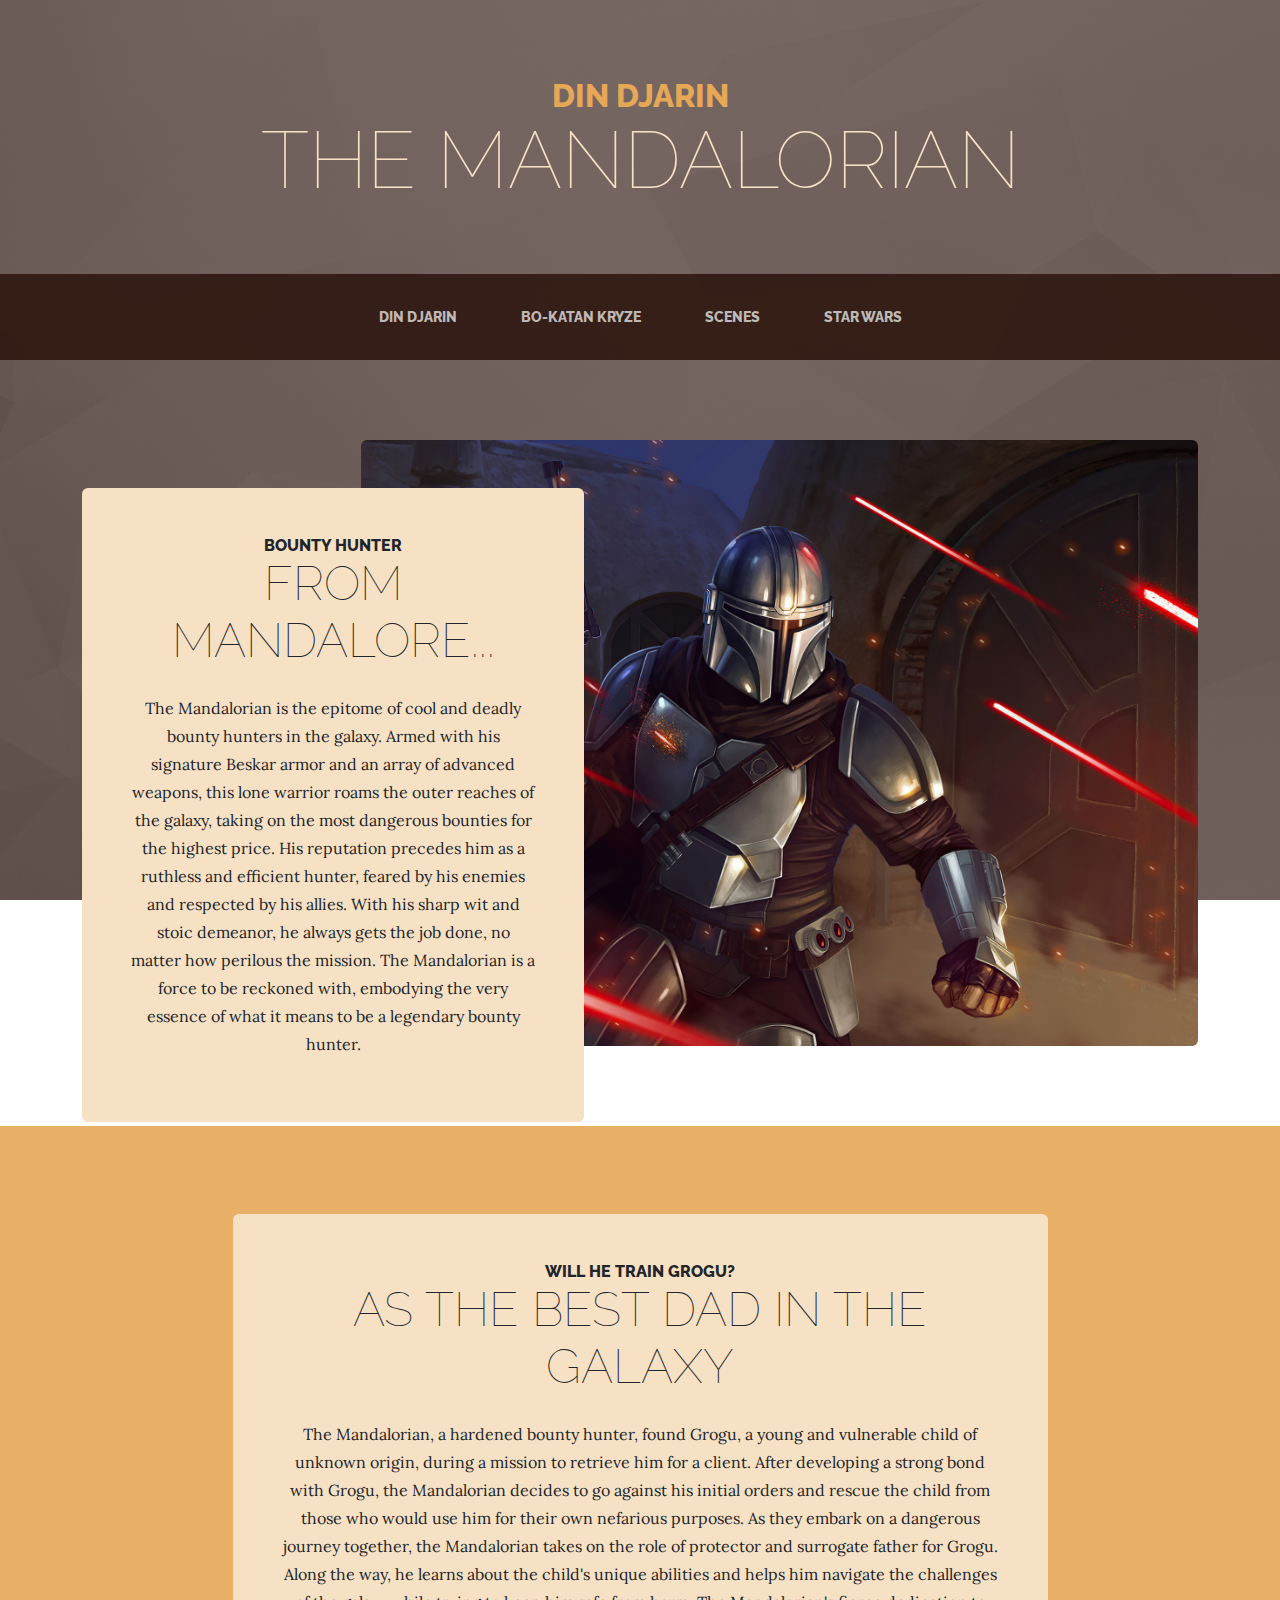
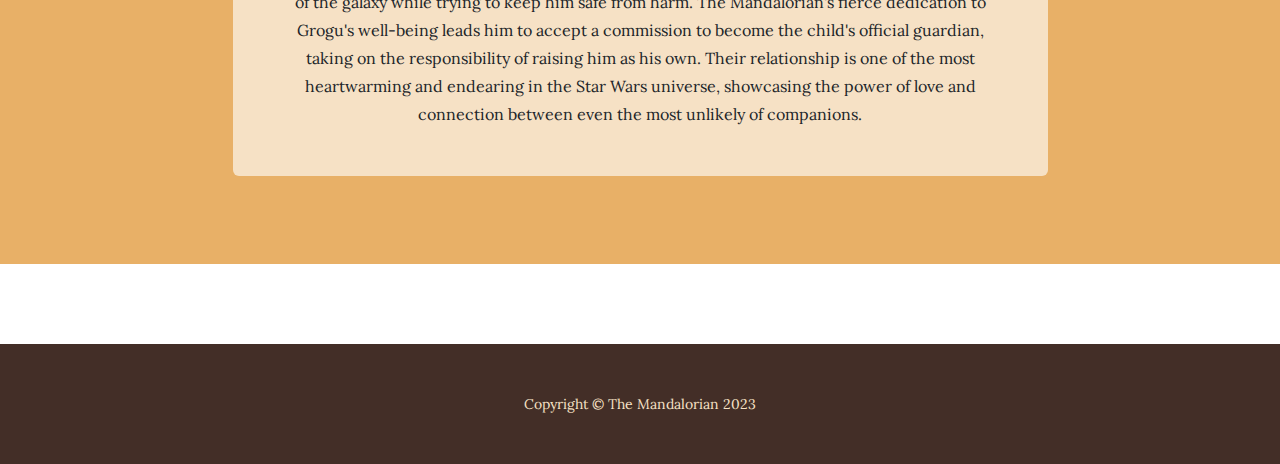
<file: index.html>
<!DOCTYPE html>
<html lang="en">
    <head>
        <meta charset="utf-8" />
        <meta name="viewport" content="width=device-width, initial-scale=1, shrink-to-fit=no" />
        <meta name="description" content="" />
        <meta name="author" content="" />
        <title>The Mandalorian</title>
        <link rel="icon" type="image/x-icon" href="assets/img/intro.jpg" />
        <!-- Google fonts-->
        <link href="https://fonts.googleapis.com/css?family=Raleway:100,100i,200,200i,300,300i,400,400i,500,500i,600,600i,700,700i,800,800i,900,900i" rel="stylesheet" />
        <link href="https://fonts.googleapis.com/css?family=Lora:400,400i,700,700i" rel="stylesheet" />
        <!-- Core theme CSS (includes Bootstrap)-->
        <link href="css/styles.css" rel="stylesheet" />
    </head>
    <body>
        <header>
            <h1 class="site-heading text-center text-faded d-none d-lg-block">
                <span class="site-heading-upper text-primary mb-3">Din Djarin</span>
                <span class="site-heading-lower">The Mandalorian</span>
            </h1>
        </header>
        <!-- Navigation-->
        <nav class="navbar navbar-expand-lg navbar-dark py-lg-4" id="mainNav">
            <div class="container">
                <a class="navbar-brand text-uppercase fw-bold d-lg-none" href="index.html">Far Reaches of the Galaxy</a>
                <button class="navbar-toggler" type="button" data-bs-toggle="collapse" data-bs-target="#navbarSupportedContent" aria-controls="navbarSupportedContent" aria-expanded="false" aria-label="Toggle navigation"><span class="navbar-toggler-icon"></span></button>
                <div class="collapse navbar-collapse" id="navbarSupportedContent">
                    <ul class="navbar-nav mx-auto">
                        <li class="nav-item px-lg-4"><a class="nav-link text-uppercase" href="index.html">Din Djarin</a></li>
                        <li class="nav-item px-lg-4"><a class="nav-link text-uppercase" href="about.html">Bo-Katan Kryze</a></li>
                        <li class="nav-item px-lg-4"><a class="nav-link text-uppercase" href="products.html">Scenes</a></li>
                        <li class="nav-item px-lg-4"><a class="nav-link text-uppercase" href="store.html">Star Wars</a></li>
                    </ul>
                </div>
            </div>
        </nav>
        <section class="page-section clearfix">
            <div class="container">
                <div class="intro">
                    <img class="intro-img img-fluid mb-3 mb-lg-0 rounded" src="assets/img/intro.jpg" alt="..." />
                    <div class="intro-text left-0 text-center bg-faded p-5 rounded">
                        <h2 class="section-heading mb-4">
                            <span class="section-heading-upper">Bounty Hunter</span>
                            <span class="section-heading-lower">From Mandalore...</span>
                        </h2>
                        <p class="mb-3">The Mandalorian is the epitome of cool and deadly bounty hunters in the galaxy. Armed with his signature Beskar armor and an array of advanced weapons, this lone warrior roams the outer reaches of the galaxy, taking on the most dangerous bounties for the highest price. His reputation precedes him as a ruthless and efficient hunter, feared by his enemies and respected by his allies. With his sharp wit and stoic demeanor, he always gets the job done, no matter how perilous the mission. The Mandalorian is a force to be reckoned with, embodying the very essence of what it means to be a legendary bounty hunter.</p>

                </div>
            </div>
        </section>
        <section class="page-section cta">
            <div class="container">
                <div class="row">
                    <div class="col-xl-9 mx-auto">
                        <div class="cta-inner bg-faded text-center rounded">
                            <h2 class="section-heading mb-4">
                                <span class="section-heading-upper">Will he train Grogu?</span>
                                <span class="section-heading-lower">As the best dad in the Galaxy</span>
                            </h2>
                            <p class="mb-0">The Mandalorian, a hardened bounty hunter, found Grogu, a young and vulnerable child of unknown origin, during a mission to retrieve him for a client. After developing a strong bond with Grogu, the Mandalorian decides to go against his initial orders and rescue the child from those who would use him for their own nefarious purposes. As they embark on a dangerous journey together, the Mandalorian takes on the role of protector and surrogate father for Grogu. Along the way, he learns about the child's unique abilities and helps him navigate the challenges of the galaxy while trying to keep him safe from harm. The Mandalorian's fierce dedication to Grogu's well-being leads him to accept a commission to become the child's official guardian, taking on the responsibility of raising him as his own. Their relationship is one of the most heartwarming and endearing in the Star Wars universe, showcasing the power of love and connection between even the most unlikely of companions.</p>
                        </div>
                    </div>
                </div>
            </div>
        </section>
        <footer class="footer text-faded text-center py-5">
            <div class="container"><p class="m-0 small">Copyright &copy; The Mandalorian 2023</p></div>
        </footer>
        <!-- Bootstrap core JS-->
        <script src="https://cdn.jsdelivr.net/npm/bootstrap@5.2.3/dist/js/bootstrap.bundle.min.js"></script>
        <!-- Core theme JS-->
        <script src="js/scripts.js"></script>
    </body>
</html>
</file>
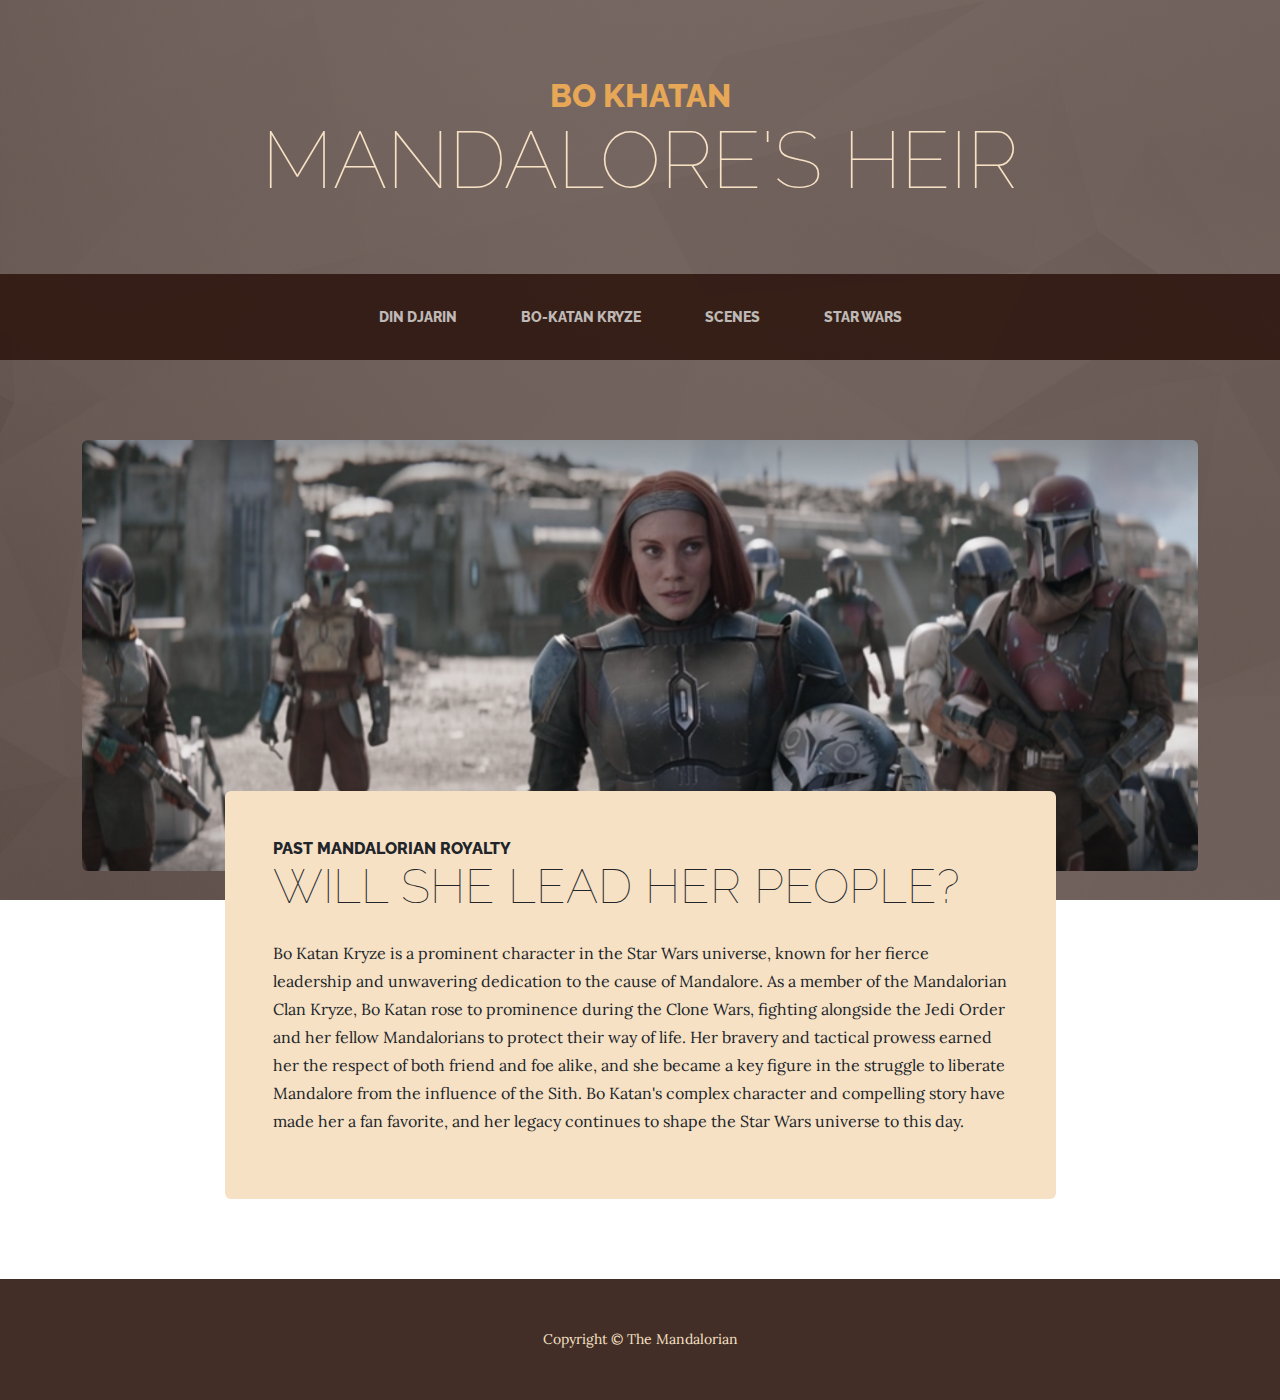
<file: about.html>
<!DOCTYPE html>
<html lang="en">
<head>
    <meta charset="utf-8" />
    <meta name="viewport" content="width=device-width, initial-scale=1, shrink-to-fit=no" />
    <meta name="description" content="" />
    <meta name="author" content="" />
    <title>Business Casual - Start Bootstrap Theme</title>
    <link rel="icon" type="image/x-icon" href="assets/img/about.png" />
    <!-- Google fonts-->
    <link href="https://fonts.googleapis.com/css?family=Raleway:100,100i,200,200i,300,300i,400,400i,500,500i,600,600i,700,700i,800,800i,900,900i" rel="stylesheet" />
    <link href="https://fonts.googleapis.com/css?family=Lora:400,400i,700,700i" rel="stylesheet" />
    <!-- Core theme CSS (includes Bootstrap)-->
    <link href="css/styles.css" rel="stylesheet" />
</head>
<body>
<header>
    <h1 class="site-heading text-center text-faded d-none d-lg-block">
        <span class="site-heading-upper text-primary mb-3">Bo Khatan</span>
        <span class="site-heading-lower">Mandalore's Heir</span>
    </h1>
</header>
<!-- Navigation-->
<nav class="navbar navbar-expand-lg navbar-dark py-lg-4" id="mainNav">
    <div class="container">
        <a class="navbar-brand text-uppercase fw-bold d-lg-none" href="index.html">The Mandalorian</a>
        <button class="navbar-toggler" type="button" data-bs-toggle="collapse" data-bs-target="#navbarSupportedContent" aria-controls="navbarSupportedContent" aria-expanded="false" aria-label="Toggle navigation"><span class="navbar-toggler-icon"></span></button>
        <div class="collapse navbar-collapse" id="navbarSupportedContent">
            <ul class="navbar-nav mx-auto">
                <li class="nav-item px-lg-4"><a class="nav-link text-uppercase" href="index.html">Din Djarin</a></li>
                <li class="nav-item px-lg-4"><a class="nav-link text-uppercase" href="about.html">Bo-Katan Kryze</a></li>
                <li class="nav-item px-lg-4"><a class="nav-link text-uppercase" href="products.html">Scenes</a></li>
                <li class="nav-item px-lg-4"><a class="nav-link text-uppercase" href="store.html">Star Wars</a></li>
            </ul>
        </div>
    </div>
</nav>
<section class="page-section about-heading">
    <div class="container">
        <img class="img-fluid rounded about-heading-img mb-3 mb-lg-0 mx-auto" src="assets/img/about.png" alt="..." />
        <div class="about-heading-content">
            <div class="row">
                <div class="col-xl-9 col-lg-10 mx-auto">
                    <div class="bg-faded rounded p-5">
                        <h2 class="section-heading mb-4">
                            <span class="section-heading-upper">Past Mandalorian Royalty</span>
                            <span class="section-heading-lower">Will She Lead Her People?</span>
                        </h2>
                        <p>Bo Katan Kryze is a prominent character in the Star Wars universe, known for her fierce leadership and unwavering dedication to the cause of Mandalore. As a member of the Mandalorian Clan Kryze, Bo Katan rose to prominence during the Clone Wars, fighting alongside the Jedi Order and her fellow Mandalorians to protect their way of life. Her bravery and tactical prowess earned her the respect of both friend and foe alike, and she became a key figure in the struggle to liberate Mandalore from the influence of the Sith. Bo Katan's complex character and compelling story have made her a fan favorite, and her legacy continues to shape the Star Wars universe to this day.
                                    </p>
                            </div>
                        </div>
                    </div>
                </div>
            </div>
        </section>
        <footer class="footer text-faded text-center py-5">
            <div class="container"><p class="m-0 small">Copyright &copy; The Mandalorian</p></div>
        </footer>
        <!-- Bootstrap core JS-->
        <script src="https://cdn.jsdelivr.net/npm/bootstrap@5.2.3/dist/js/bootstrap.bundle.min.js"></script>
        <!-- Core theme JS-->
        <script src="js/scripts.js"></script>
    </body>
</html>
</file>
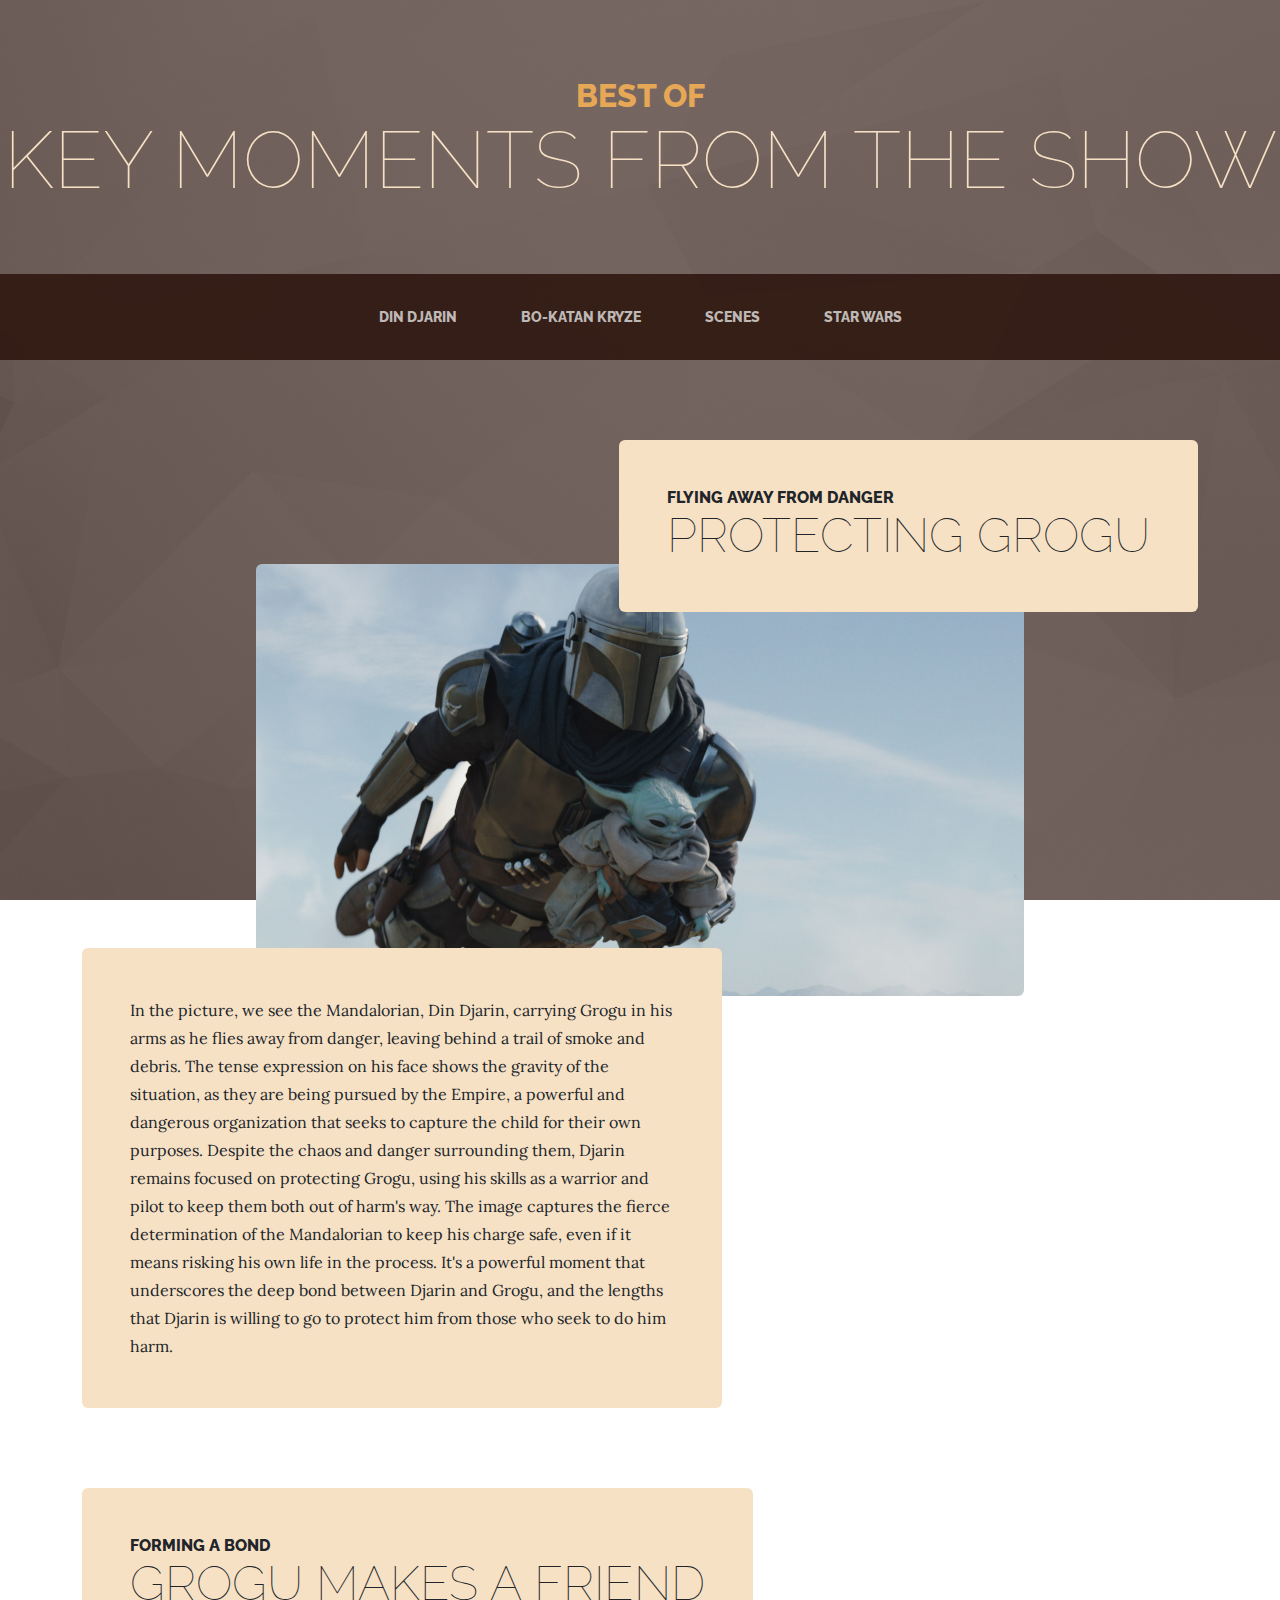
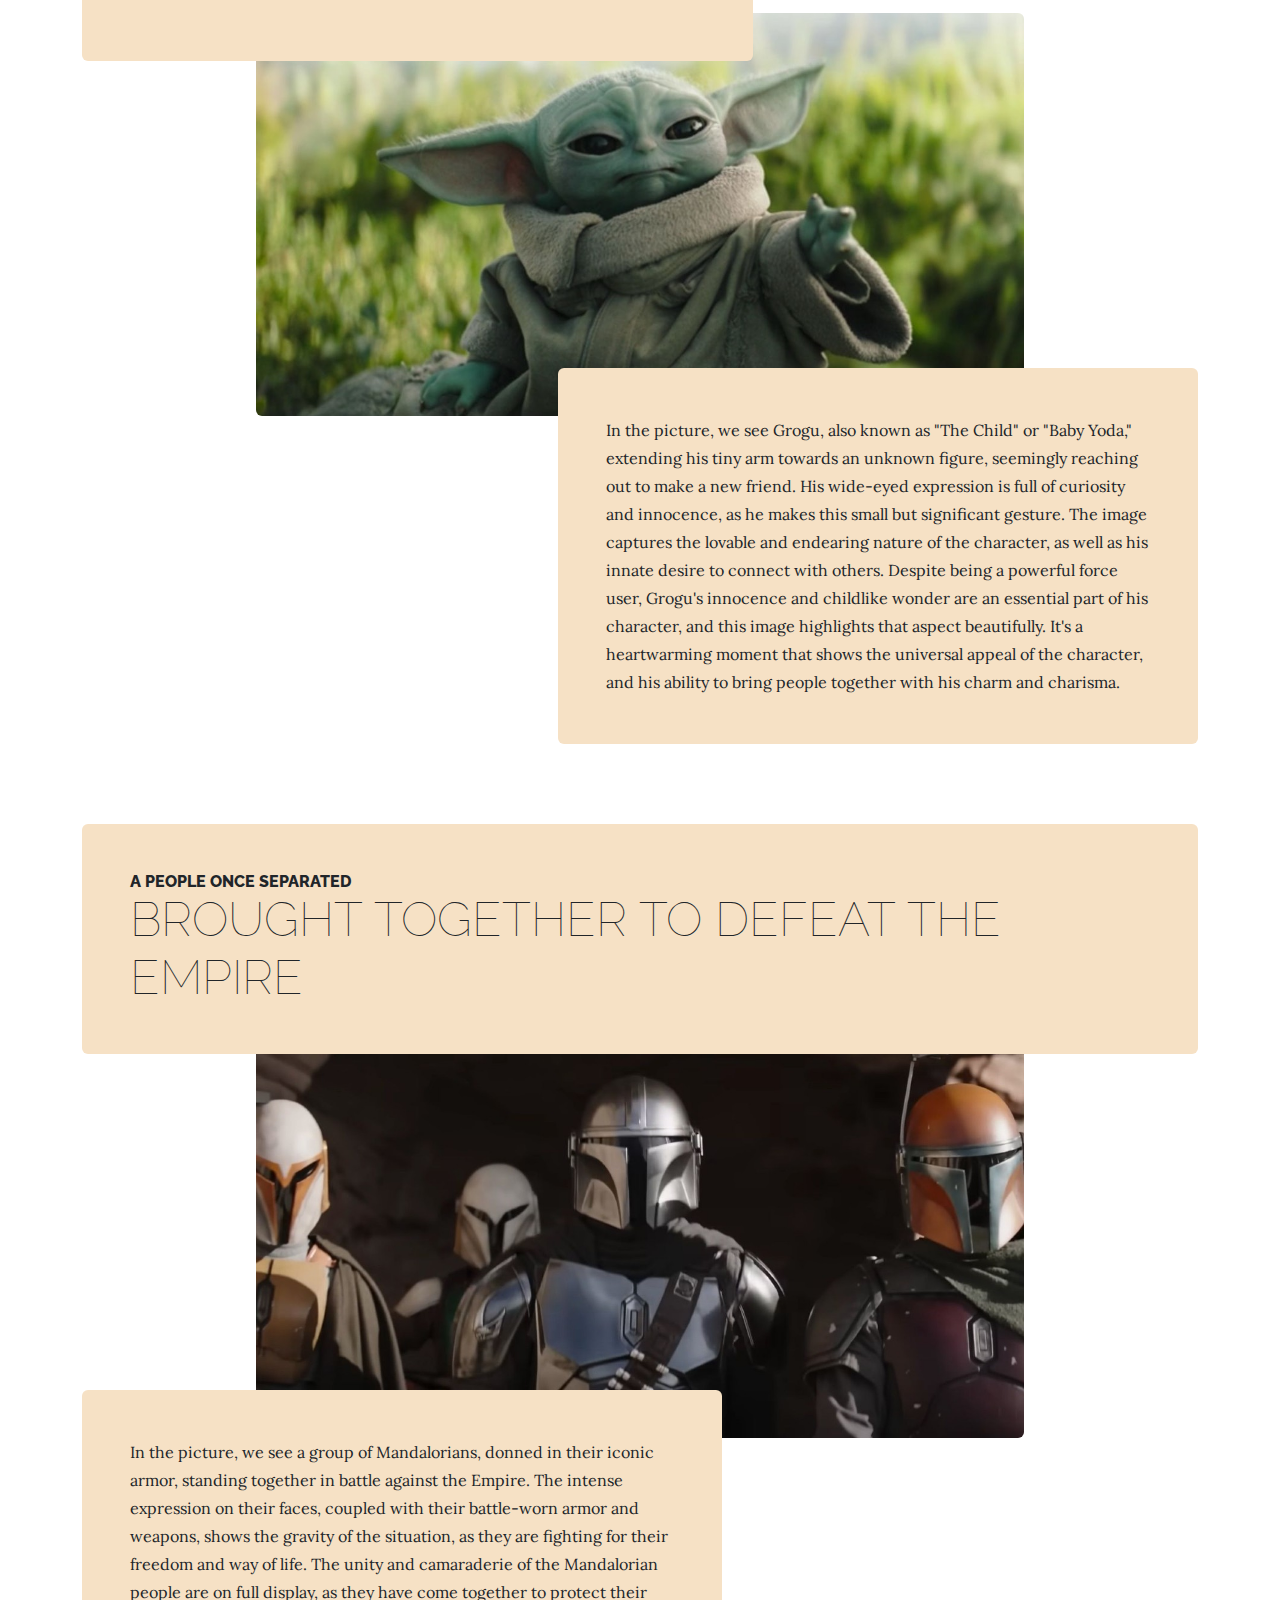
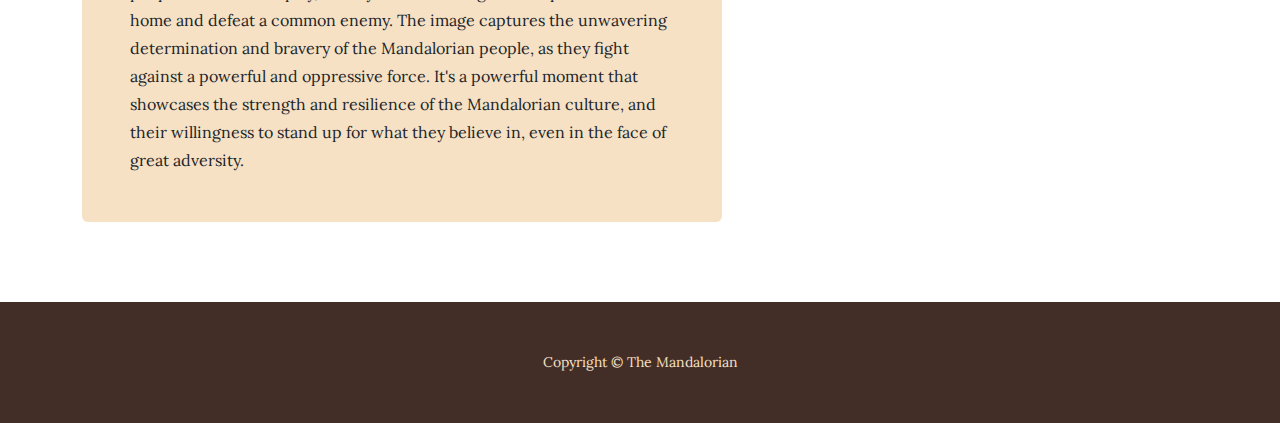
<file: products.html>
<!DOCTYPE html>
<html lang="en">
    <head>
        <meta charset="utf-8" />
        <meta name="viewport" content="width=device-width, initial-scale=1, shrink-to-fit=no" />
        <meta name="description" content="" />
        <meta name="author" content="" />
        <title>Business Casual - Start Bootstrap Theme</title>
        <link rel="icon" type="image/x-icon" href="assets/favicon.ico" />
        <!-- Google fonts-->
        <link href="https://fonts.googleapis.com/css?family=Raleway:100,100i,200,200i,300,300i,400,400i,500,500i,600,600i,700,700i,800,800i,900,900i" rel="stylesheet" />
        <link href="https://fonts.googleapis.com/css?family=Lora:400,400i,700,700i" rel="stylesheet" />
        <!-- Core theme CSS (includes Bootstrap)-->
        <link href="css/styles.css" rel="stylesheet" />
    </head>
    <body>
        <header>
            <h1 class="site-heading text-center text-faded d-none d-lg-block">
                <span class="site-heading-upper text-primary mb-3">Best Of</span>
                <span class="site-heading-lower">Key Moments From the Show</span>
            </h1>
        </header>
        <!-- Navigation-->
        <nav class="navbar navbar-expand-lg navbar-dark py-lg-4" id="mainNav">
            <div class="container">
                <a class="navbar-brand text-uppercase fw-bold d-lg-none" href="index.html">The Mandalorian</a>
                <button class="navbar-toggler" type="button" data-bs-toggle="collapse" data-bs-target="#navbarSupportedContent" aria-controls="navbarSupportedContent" aria-expanded="false" aria-label="Toggle navigation"><span class="navbar-toggler-icon"></span></button>
                <div class="collapse navbar-collapse" id="navbarSupportedContent">
                    <ul class="navbar-nav mx-auto">
                        <li class="nav-item px-lg-4"><a class="nav-link text-uppercase" href="index.html">Din Djarin</a></li>
                        <li class="nav-item px-lg-4"><a class="nav-link text-uppercase" href="about.html">Bo-Katan Kryze</a></li>
                        <li class="nav-item px-lg-4"><a class="nav-link text-uppercase" href="products.html">Scenes</a></li>
                        <li class="nav-item px-lg-4"><a class="nav-link text-uppercase" href="store.html">Star Wars</a></li>
                    </ul>
                </div>
            </div>
        </nav>
        <section class="page-section">
            <div class="container">
                <div class="product-item">
                    <div class="product-item-title d-flex">
                        <div class="bg-faded p-5 d-flex ms-auto rounded">
                            <h2 class="section-heading mb-0">
                                <span class="section-heading-upper">Flying Away From Danger</span>
                                <span class="section-heading-lower">Protecting Grogu</span>
                            </h2>
                        </div>
                    </div>
                    <img class="product-item-img mx-auto d-flex rounded img-fluid mb-3 mb-lg-0" src="assets/img/products-01.jpg" alt="..." />
                    <div class="product-item-description d-flex me-auto">
                        <div class="bg-faded p-5 rounded"><p class="mb-0">In the picture, we see the Mandalorian, Din Djarin, carrying Grogu in his arms as he flies away from danger, leaving behind a trail of smoke and debris. The tense expression on his face shows the gravity of the situation, as they are being pursued by the Empire, a powerful and dangerous organization that seeks to capture the child for their own purposes. Despite the chaos and danger surrounding them, Djarin remains focused on protecting Grogu, using his skills as a warrior and pilot to keep them both out of harm's way. The image captures the fierce determination of the Mandalorian to keep his charge safe, even if it means risking his own life in the process. It's a powerful moment that underscores the deep bond between Djarin and Grogu, and the lengths that Djarin is willing to go to protect him from those who seek to do him harm.</div>
                </div>
            </div>
        </section>
        <section class="page-section">
            <div class="container">
                <div class="product-item">
                    <div class="product-item-title d-flex">
                        <div class="bg-faded p-5 d-flex me-auto rounded">
                            <h2 class="section-heading mb-0">
                                <span class="section-heading-upper">Forming A Bond</span>
                                <span class="section-heading-lower">Grogu Makes A Friend</span>
                            </h2>
                        </div>
                    </div>
                    <img class="product-item-img mx-auto d-flex rounded img-fluid mb-3 mb-lg-0" src="assets/img/products-02.jpg" alt="..." />
                    <div class="product-item-description d-flex ms-auto">
                        <div class="bg-faded p-5 rounded"><p class="mb-0">In the picture, we see Grogu, also known as "The Child" or "Baby Yoda," extending his tiny arm towards an unknown figure, seemingly reaching out to make a new friend. His wide-eyed expression is full of curiosity and innocence, as he makes this small but significant gesture. The image captures the lovable and endearing nature of the character, as well as his innate desire to connect with others. Despite being a powerful force user, Grogu's innocence and childlike wonder are an essential part of his character, and this image highlights that aspect beautifully. It's a heartwarming moment that shows the universal appeal of the character, and his ability to bring people together with his charm and charisma.</div>
                </div>
            </div>
        </section>
        <section class="page-section">
            <div class="container">
                <div class="product-item">
                    <div class="product-item-title d-flex">
                        <div class="bg-faded p-5 d-flex ms-auto rounded">
                            <h2 class="section-heading mb-0">
                                <span class="section-heading-upper">A People Once Separated</span>
                                <span class="section-heading-lower">Brought Together To Defeat the Empire</span>
                            </h2>
                        </div>
                    </div>
                    <img class="product-item-img mx-auto d-flex rounded img-fluid mb-3 mb-lg-0" src="assets/img/products-03.jpg" alt="..." />
                    <div class="product-item-description d-flex me-auto">
                        <div class="bg-faded p-5 rounded"><p class="mb-0">In the picture, we see a group of Mandalorians, donned in their iconic armor, standing together in battle against the Empire. The intense expression on their faces, coupled with their battle-worn armor and weapons, shows the gravity of the situation, as they are fighting for their freedom and way of life. The unity and camaraderie of the Mandalorian people are on full display, as they have come together to protect their home and defeat a common enemy. The image captures the unwavering determination and bravery of the Mandalorian people, as they fight against a powerful and oppressive force. It's a powerful moment that showcases the strength and resilience of the Mandalorian culture, and their willingness to stand up for what they believe in, even in the face of great adversity.</div>
                </div>
            </div>
        </section>
        <footer class="footer text-faded text-center py-5">
            <div class="container"><p class="m-0 small">Copyright &copy; The Mandalorian</p></div>
        </footer>
        <!-- Bootstrap core JS-->
        <script src="https://cdn.jsdelivr.net/npm/bootstrap@5.2.3/dist/js/bootstrap.bundle.min.js"></script>
        <!-- Core theme JS-->
        <script src="js/scripts.js"></script>
    </body>
</html>
</file>
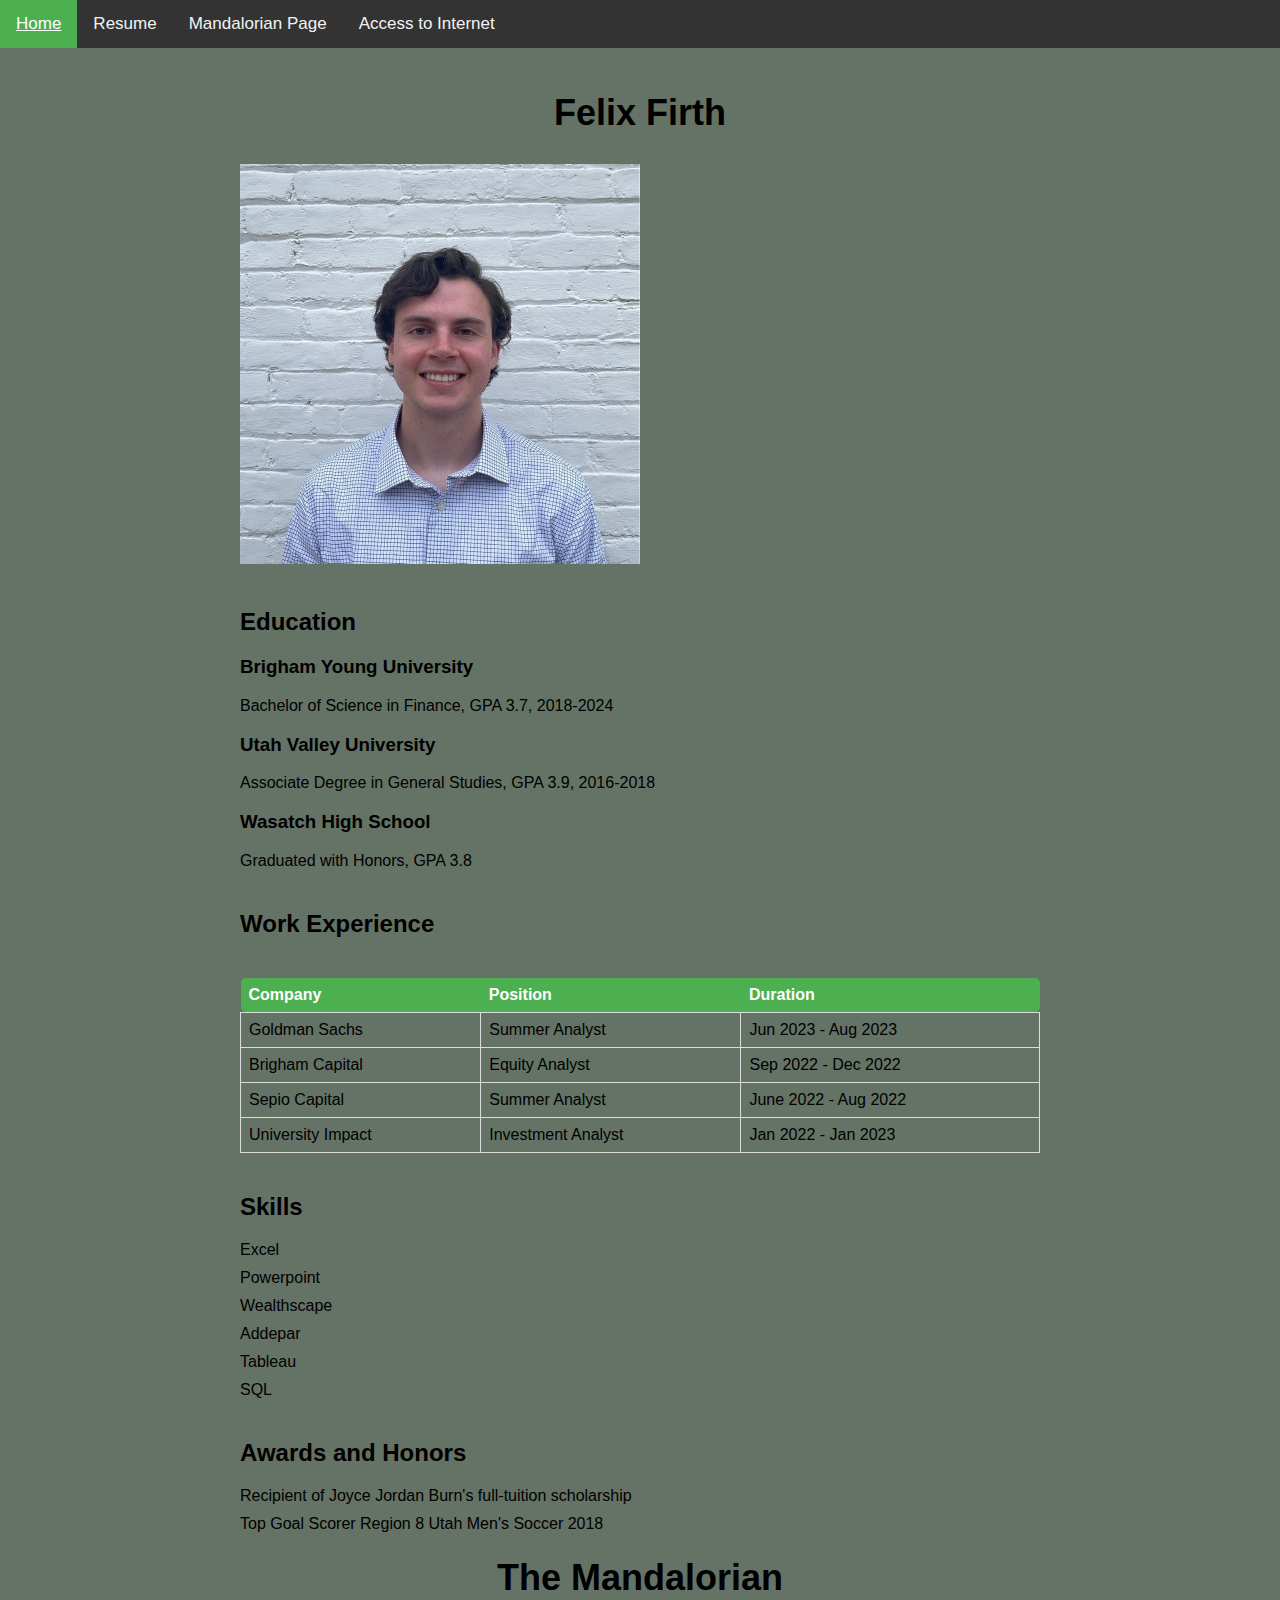
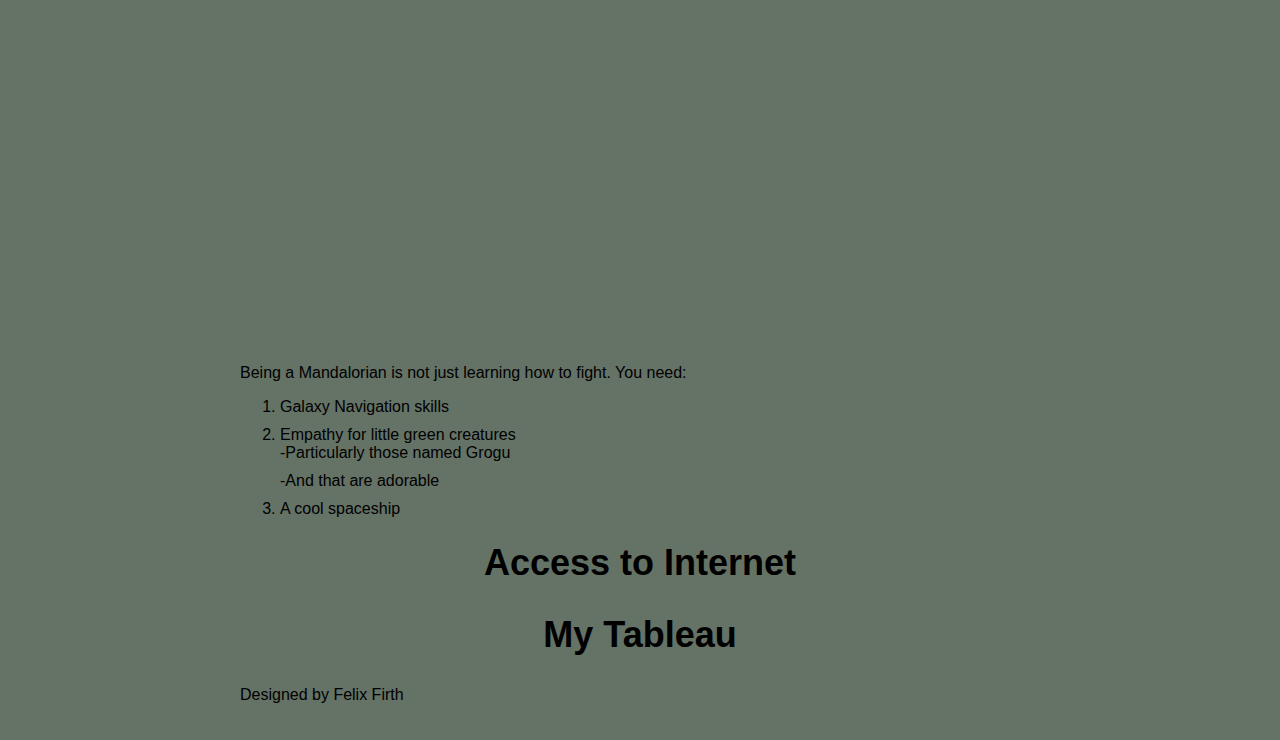
<file: ResumeWebsiteFinished.html>
<!DOCTYPE html>
<html lang="en">
<head>
  <meta charset="UTF-8">
  <meta name="viewport" content="width=device-width, initial-scale=1.0">
  <title>Felix Firth</title>
  <style>
    body {
      background-color: #657266;
      font-family: Arial, sans-serif;
      margin: 0;
    }

    /* Navigation bar styles */
    .navbar {
      background-color: #333;
      overflow: hidden;
    }

    .navbar a {
      float: left;
      color: #f2f2f2;
      text-align: center;
      padding: 14px 16px;
      text-decoration: none;
      font-size: 17px;
    }

    .navbar a:hover {
      background-color: #ddd;
      color: black;
    }

    .navbar a.active {
      background-color: #4CAF50;
      color: white;
    }

    /* Page content styles */
    .container {
      max-width: 800px;
      margin: 0 auto;
      padding: 20px;
    }

    h1 {
      font-size: 36px;
      text-align: center;
      margin-bottom: 30px;
    }

    h2 {
      font-size: 24px;
      margin-top: 40px;
      margin-bottom: 20px;
    }

    ul {
      list-style: none;
      margin: 0;
      padding: 0;
    }

    li {
      margin-bottom: 10px;
    }

    table {
      border-collapse: collapse;
      margin-top: 40px;
      margin-bottom: 20px;
      width: 100%;
    }

    th {
      background-color: #4CAF50;
      color: white;
      text-align: left;
      padding: 8px;
    }

    td {
      border: 1px solid #ddd;
      text-align: left;
      padding: 8px;
    }

    th:first-child, td:first-child {
      border-top-left-radius: 5px;
      border-bottom-left-radius: 5px;
    }

    th:last-child, td:last-child {
      border-top-right-radius: 5px;
      border-bottom-right-radius: 5px;
    }

    /* Link styles */
    a {
      color: #4CAF50;
      text-decoration: none;
    }

    a:hover {
      text-decoration: underline;
    }
  </style>
</head>
<body>

  
  <!-- Navigation bar -->
  <div class="navbar">
    <a class="active" href="#">Home</a>
    <a href="#resume">Resume</a>
    <a href="https://fefirth29.github.io/is201felixfirth/">Mandalorian Page</a>
    <a href="#soccer-ball">Access to Internet</a>
  </div>

  <!-- Page content -->
  <div class="container">
    <h1>Felix Firth</h1>

    <section id="resume">
      <img class="Headshot" src="assets/img/ResumeWebsite.jfif" alt="..." />
      <h2>Education</h2>
      <ul>
        <li>
          <h3>Brigham Young University</h3>
          <p>Bachelor of Science in Finance, GPA 3.7, 2018-2024</p>
        </li>
        <li>
          <h3>Utah Valley University</h3>
          <p>Associate Degree in General Studies, GPA 3.9, 2016-2018
            <ul>
              <li>
                <h3>Wasatch High School</h3>
                <p>Graduated with Honors, GPA 3.8</p>
              </li>
            </ul>
        
            <h2>Work Experience</h2>
            <table>
              <thead>
                <tr>
                  <th>Company</th>
                  <th>Position</th>
                  <th>Duration</th>
                </tr>
              </thead>
              <tbody>
                <tr>
                  <td>Goldman Sachs</td>
                  <td>Summer Analyst</td>
                  <td>Jun 2023 - Aug 2023</td>
                </tr>
                <tr>
                  <td>Brigham Capital</td>
                  <td>Equity Analyst</td>
                  <td>Sep 2022 - Dec 2022</td>
                </tr>
                <tr>
                  <td>Sepio Capital</td>
                  <td>Summer Analyst</td>
                  <td>June 2022 - Aug 2022</td>
                </tr>
                <tr>
                  <td>University Impact</td>
                  <td>Investment Analyst</td>
                  <td>Jan 2022 - Jan 2023</td>
                </tr>
              </tbody>
            </table>
        
            <h2>Skills</h2>
            <ul>
              <li>Excel</li>
              <li>Powerpoint</li>
              <li>Wealthscape</li>
              <li>Addepar</li>
              <li>Tableau</li>
              <li>SQL</li>
            </ul>
        
            <h2>Awards and Honors</h2>
            <ul>
              <li>Recipient of Joyce Jordan Burn's full-tuition scholarship</li>
              <li>Top Goal Scorer Region 8 Utah Men's Soccer 2018</li>
            </ul>
          </section>
        
          <section id="baseball-field">
            <h1>The Mandalorian</h1>
            <iframe width="560" height="315" src="https://www.youtube.com/embed/Znsa4Deavgg" frameborder="0" allow="accelerometer; autoplay; clipboard-write; encrypted-media; gyroscope; picture-in-picture" allowfullscreen></iframe>
            <p>Being a Mandalorian is not just learning how to fight. You need:</p>
          </section>

          <ol>

              <li>Galaxy Navigation skills</li>
              <li>Empathy for little green creatures 
                <ul>

                    <li>-Particularly those named Grogu</li>
                    <li>-And that are adorable</li>

                </ul>
              </li>
              <li>A cool spaceship</li>
          </ol>
        
          <section id="soccer-ball">
            <h1>Access to Internet</h1>
            <!DOCTYPE html>
<html>

<head>
    <meta charset="UTF-8" />
    <title>My New Project</title>
</head>

<body>
    <h1>My Tableau</h1>
    <!--Tableau graph here-->
    <div class='tableauPlaceholder' id='viz1681324563036' style='position: relative'><noscript><a href='#'><img
                    alt='viz '
                    src='https:&#47;&#47;public.tableau.com&#47;static&#47;images&#47;Ac&#47;AccessToInternetintheWorld&#47;viz&#47;1_rss.png'
                    style='border: none' /></a></noscript><object class='tableauViz' style='display:none;'>
            <param name='host_url' value='https%3A%2F%2Fpublic.tableau.com%2F' />
            <param name='embed_code_version' value='3' />
            <param name='site_root' value='' />
            <param name='name' value='AccessToInternetintheWorld&#47;viz' />
            <param name='tabs' value='no' />
            <param name='toolbar' value='yes' />
            <param name='static_image'
                value='https:&#47;&#47;public.tableau.com&#47;static&#47;images&#47;Ac&#47;AccessToInternetintheWorld&#47;viz&#47;1.png' />
            <param name='animate_transition' value='yes' />
            <param name='display_static_image' value='yes' />
            <param name='display_spinner' value='yes' />
            <param name='display_overlay' value='yes' />
            <param name='display_count' value='yes' />
            <param name='language' value='en-US' />
        </object></div>
    <script
        type='text/javascript'>  var divElement = document.getElementById('viz1681324563036'); var vizElement = divElement.getElementsByTagName('object')[0]; vizElement.style.width = '1449px'; vizElement.style.height = '927px'; var scriptElement = document.createElement('script'); scriptElement.src = 'https://public.tableau.com/javascripts/api/viz_v1.js'; vizElement.parentNode.insertBefore(scriptElement, vizElement);                </script>
</body>

</html>
          </section>
        
          <footer>
            <p>Designed by Felix Firth</p>
          </footer>
        
        </body>
        </html>
</file>
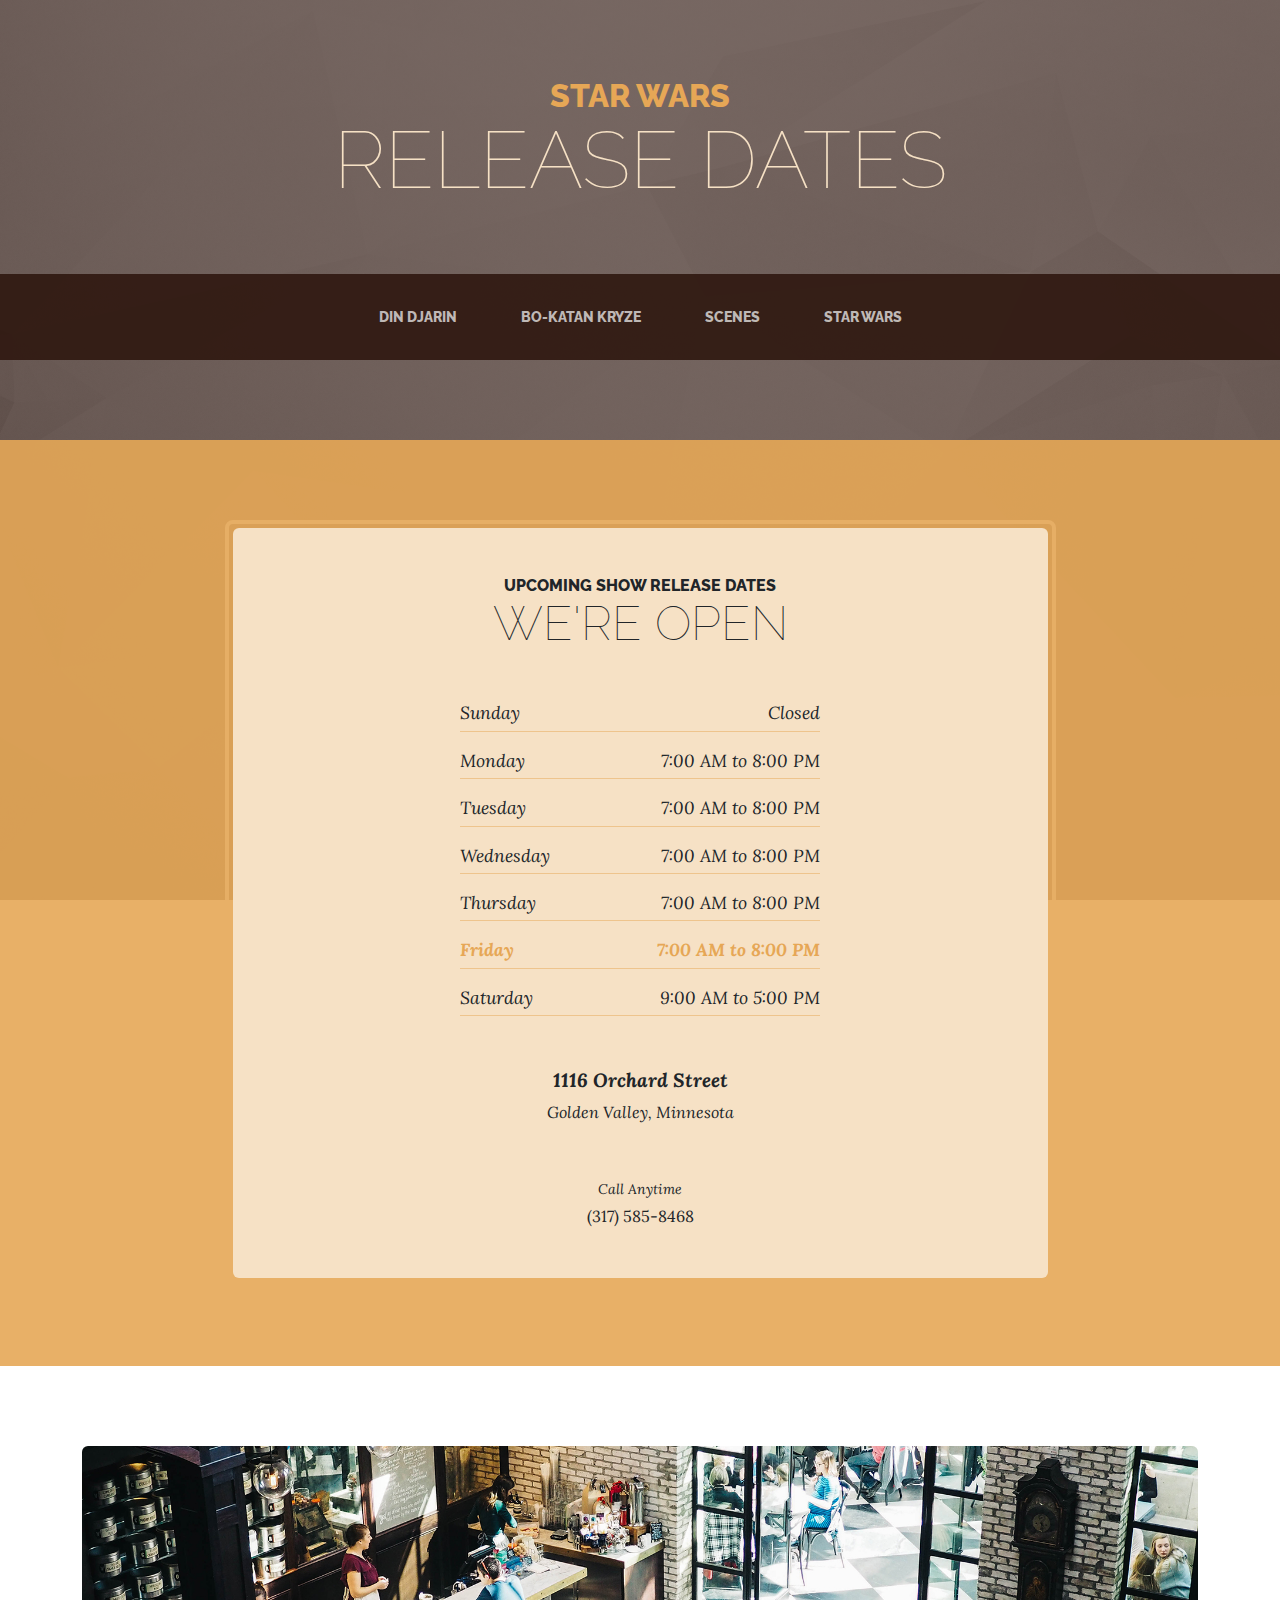
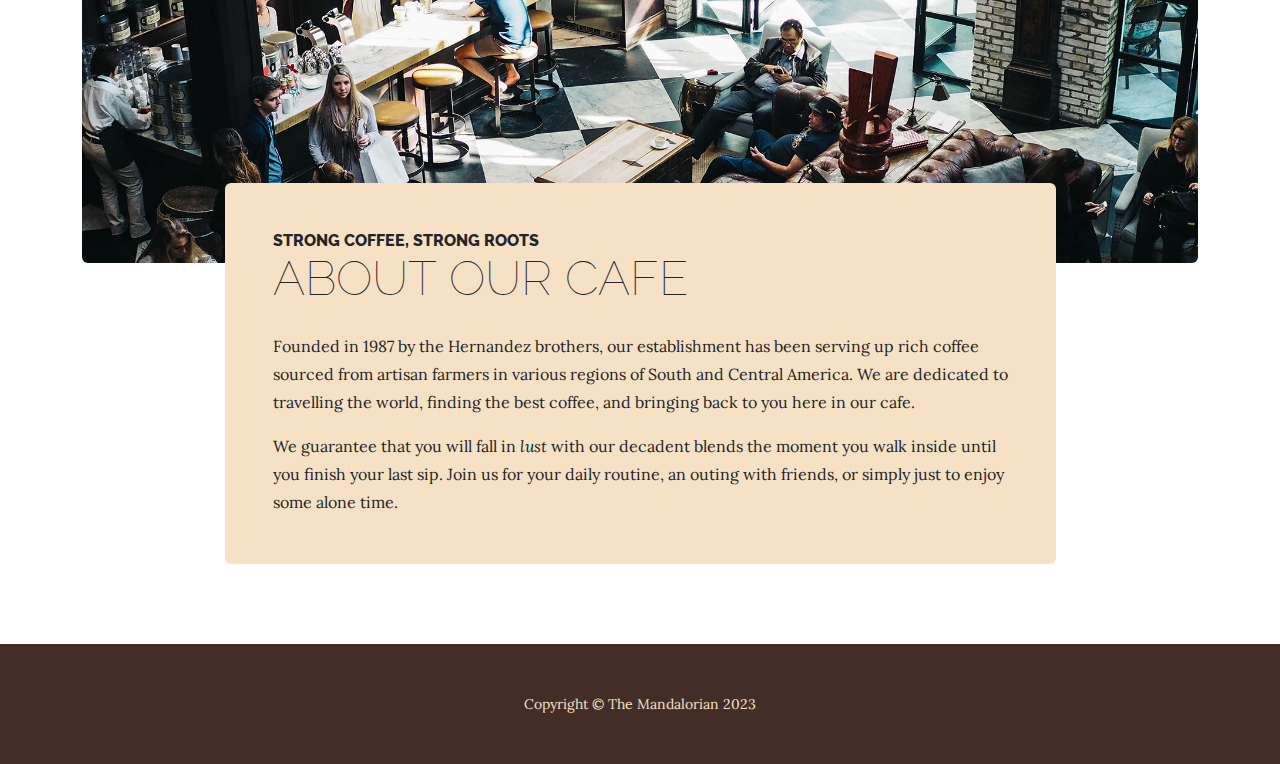
<file: store.html>
<!DOCTYPE html>
<html lang="en">
    <head>
        <meta charset="utf-8" />
        <meta name="viewport" content="width=device-width, initial-scale=1, shrink-to-fit=no" />
        <meta name="description" content="" />
        <meta name="author" content="" />
        <title>Business Casual - Start Bootstrap Theme</title>
        <link rel="icon" type="image/x-icon" href="assets/favicon.ico" />
        <!-- Google fonts-->
        <link href="https://fonts.googleapis.com/css?family=Raleway:100,100i,200,200i,300,300i,400,400i,500,500i,600,600i,700,700i,800,800i,900,900i" rel="stylesheet" />
        <link href="https://fonts.googleapis.com/css?family=Lora:400,400i,700,700i" rel="stylesheet" />
        <!-- Core theme CSS (includes Bootstrap)-->
        <link href="css/styles.css" rel="stylesheet" />
    </head>
    <body>
        <header>
            <h1 class="site-heading text-center text-faded d-none d-lg-block">
                <span class="site-heading-upper text-primary mb-3">Star Wars</span>
                <span class="site-heading-lower">Release Dates</span>
            </h1>
        </header>
        <!-- Navigation-->
        <nav class="navbar navbar-expand-lg navbar-dark py-lg-4" id="mainNav">
            <div class="container">
                <a class="navbar-brand text-uppercase fw-bold d-lg-none" href="index.html">The Mandalorian</a>
                <button class="navbar-toggler" type="button" data-bs-toggle="collapse" data-bs-target="#navbarSupportedContent" aria-controls="navbarSupportedContent" aria-expanded="false" aria-label="Toggle navigation"><span class="navbar-toggler-icon"></span></button>
                <div class="collapse navbar-collapse" id="navbarSupportedContent">
                    <ul class="navbar-nav mx-auto">
                        <li class="nav-item px-lg-4"><a class="nav-link text-uppercase" href="index.html">Din Djarin</a></li>
                        <li class="nav-item px-lg-4"><a class="nav-link text-uppercase" href="about.html">Bo-Katan Kryze</a></li>
                        <li class="nav-item px-lg-4"><a class="nav-link text-uppercase" href="products.html">Scenes</a></li>
                        <li class="nav-item px-lg-4"><a class="nav-link text-uppercase" href="store.html">Star Wars</a></li>
                    </ul>
                </div>
            </div>
        </nav>
        <section class="page-section cta">
            <div class="container">
                <div class="row">
                    <div class="col-xl-9 mx-auto">
                        <div class="cta-inner bg-faded text-center rounded">
                            <h2 class="section-heading mb-5">
                                <span class="section-heading-upper">Upcoming Show Release Dates</span>
                                <span class="section-heading-lower">We're Open</span>
                            </h2>
                            <ul class="list-unstyled list-hours mb-5 text-left mx-auto">
                                <li class="list-unstyled-item list-hours-item d-flex">
                                    Sunday
                                    <span class="ms-auto">Closed</span>
                                </li>
                                <li class="list-unstyled-item list-hours-item d-flex">
                                    Monday
                                    <span class="ms-auto">7:00 AM to 8:00 PM</span>
                                </li>
                                <li class="list-unstyled-item list-hours-item d-flex">
                                    Tuesday
                                    <span class="ms-auto">7:00 AM to 8:00 PM</span>
                                </li>
                                <li class="list-unstyled-item list-hours-item d-flex">
                                    Wednesday
                                    <span class="ms-auto">7:00 AM to 8:00 PM</span>
                                </li>
                                <li class="list-unstyled-item list-hours-item d-flex">
                                    Thursday
                                    <span class="ms-auto">7:00 AM to 8:00 PM</span>
                                </li>
                                <li class="list-unstyled-item list-hours-item d-flex">
                                    Friday
                                    <span class="ms-auto">7:00 AM to 8:00 PM</span>
                                </li>
                                <li class="list-unstyled-item list-hours-item d-flex">
                                    Saturday
                                    <span class="ms-auto">9:00 AM to 5:00 PM</span>
                                </li>
                            </ul>
                            <p class="address mb-5">
                                <em>
                                    <strong>1116 Orchard Street</strong>
                                    <br />
                                    Golden Valley, Minnesota
                                </em>
                            </p>
                            <p class="mb-0">
                                <small><em>Call Anytime</em></small>
                                <br />
                                (317) 585-8468
                            </p>
                        </div>
                    </div>
                </div>
            </div>
        </section>
        <section class="page-section about-heading">
            <div class="container">
                <img class="img-fluid rounded about-heading-img mb-3 mb-lg-0" src="assets/img/about.jpg" alt="..." />
                <div class="about-heading-content">
                    <div class="row">
                        <div class="col-xl-9 col-lg-10 mx-auto">
                            <div class="bg-faded rounded p-5">
                                <h2 class="section-heading mb-4">
                                    <span class="section-heading-upper">Strong Coffee, Strong Roots</span>
                                    <span class="section-heading-lower">About Our Cafe</span>
                                </h2>
                                <p>Founded in 1987 by the Hernandez brothers, our establishment has been serving up rich coffee sourced from artisan farmers in various regions of South and Central America. We are dedicated to travelling the world, finding the best coffee, and bringing back to you here in our cafe.</p>
                                <p class="mb-0">
                                    We guarantee that you will fall in
                                    <em>lust</em>
                                    with our decadent blends the moment you walk inside until you finish your last sip. Join us for your daily routine, an outing with friends, or simply just to enjoy some alone time.
                                </p>
                            </div>
                        </div>
                    </div>
                </div>
            </div>
        </section>
        <footer class="footer text-faded text-center py-5">
            <div class="container"><p class="m-0 small">Copyright &copy; The Mandalorian 2023</p></div>
        </footer>
        <!-- Bootstrap core JS-->
        <script src="https://cdn.jsdelivr.net/npm/bootstrap@5.2.3/dist/js/bootstrap.bundle.min.js"></script>
        <!-- Core theme JS-->
        <script src="js/scripts.js"></script>
    </body>
</html>
</file>
